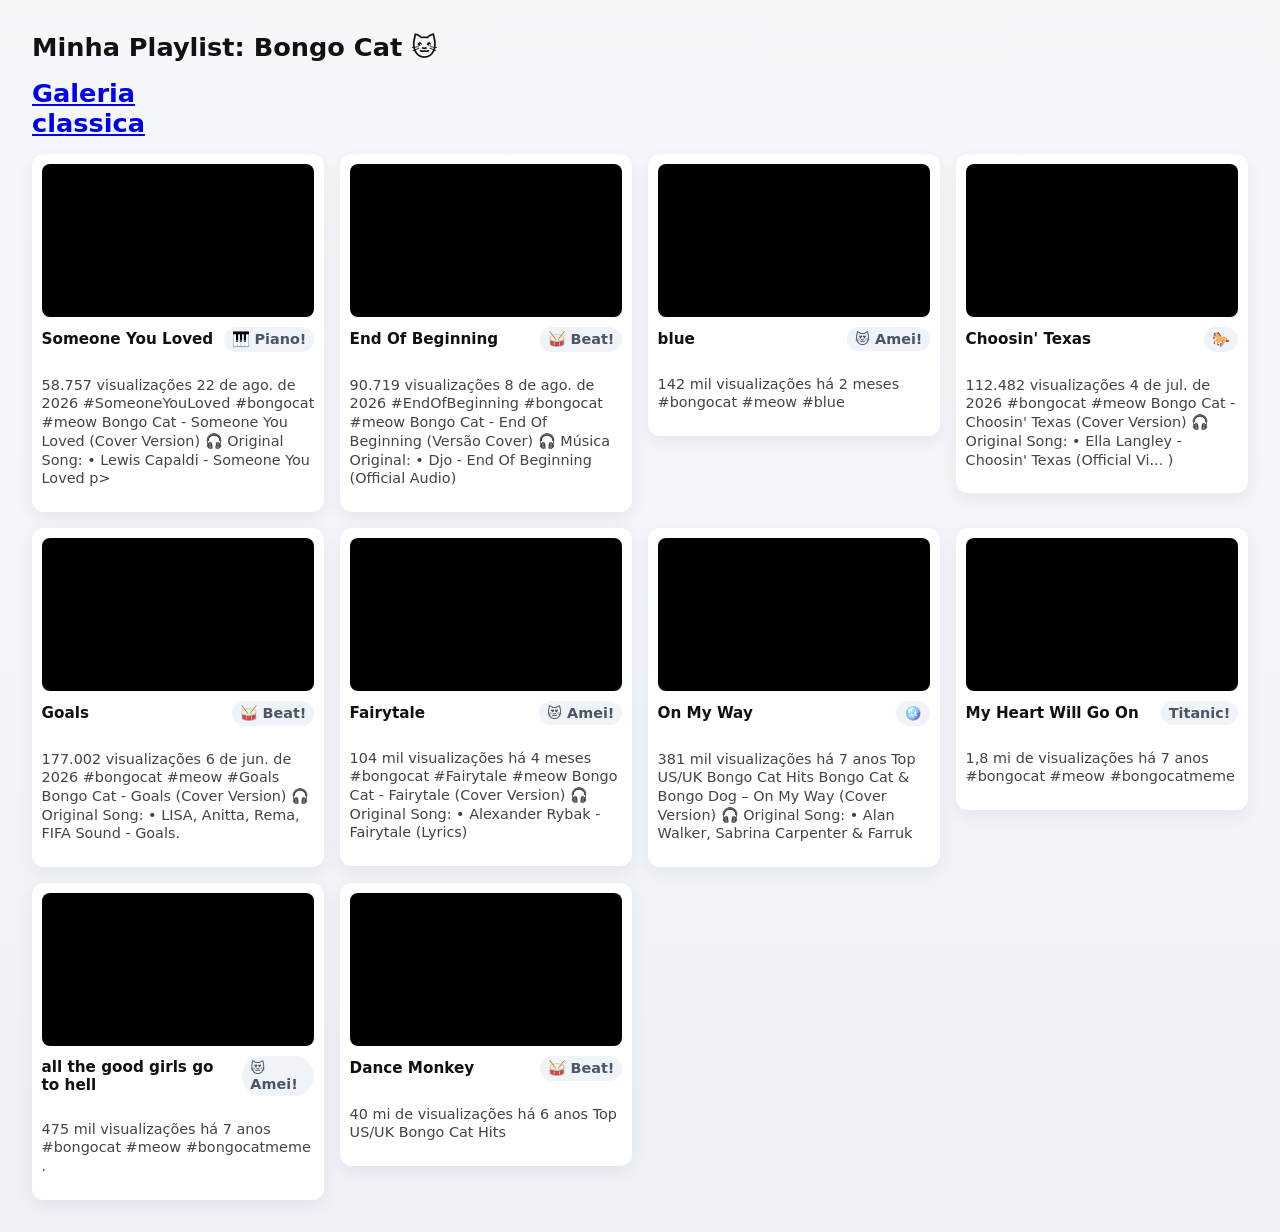
<file: index.html>
<!doctype html>
<html lang="pt-BR">
<head>
  <meta charset="utf-8" />
  <meta name="viewport" content="width=device-width,initial-scale=1" />
  <title>Galeria Bongo Cat</title>
  <link rel="stylesheet" href="style.css">
</head>
<body>
  <h1>Minha Playlist: Bongo Cat 🐱</h1> <h1 class="link"><a href="galeriaminha.html">Galeria classica</a></h1>
  
  <section class="grid">
    

    <article class="card">
      <div class="video-wrap">
       <iframe width="560" height="315" src="https://www.youtube.com/embed/VdihlS_zExU?si=QID-WwZelIMpvCRa&amp;controls=0" title="YouTube video player" frameborder="0" allow="accelerometer; autoplay; clipboard-write; encrypted-media; gyroscope; picture-in-picture; web-share" referrerpolicy="strict-origin-when-cross-origin" allowfullscreen></iframe>
      </div>
      <div class="meta">
        <div class="title">Someone You Loved </div>
        <div class="badge">🎹 Piano!</div>
      </div>
      <p class="desc">58.757 visualizações  22 de ago. de 2026  #SomeoneYouLoved #bongocat #meow
Bongo Cat - Someone You Loved (Cover Version) 🎧
Original Song:    • Lewis Capaldi - Someone You Loved  p>
    </article>


    <article class="card">
      <div class="video-wrap">
        <iframe width="560" height="315" src="https://www.youtube.com/embed/X60ewc60Rhw?si=5ZtUNejAXW6Sbn4t&amp;controls=0" title="YouTube video player" frameborder="0" allow="accelerometer; autoplay; clipboard-write; encrypted-media; gyroscope; picture-in-picture; web-share" referrerpolicy="strict-origin-when-cross-origin" allowfullscreen></iframe>
      </div>
      <div class="meta">
        <div class="title">End Of Beginning</div>
        <div class="badge">🥁 Beat!</div>
      </div>
      <p class="desc">
90.719 visualizações  8 de ago. de 2026  #EndOfBeginning #bongocat #meow
Bongo Cat - End Of Beginning (Versão Cover) 🎧
Música Original:    • Djo - End Of Beginning (Official Audio)  </p>
    </article>

    <article class="card">
      <div class="video-wrap">
        <iframe width="560" height="315" src="https://www.youtube.com/embed/CkeXm7tC7_I?si=d8hphkdeMcmCSD7o&amp;controls=0" title="YouTube video player" frameborder="0" allow="accelerometer; autoplay; clipboard-write; encrypted-media; gyroscope; picture-in-picture; web-share" referrerpolicy="strict-origin-when-cross-origin" allowfullscreen></iframe>
      </div>
      <div class="meta">
        <div class="title">blue</div>
        <div class="badge">😻 Amei!</div>
      </div>
      <p class="desc">
142 mil visualizações  há 2 meses  #bongocat #meow #blue
</p>
    </article>
    <article class="card">
      <div class="video-wrap">
        <iframe width="560" height="315" src="https://www.youtube.com/embed/btxQ_S3I2Xo?si=pEVpvkmAZc278xjd&amp;controls=0" title="YouTube video player" frameborder="0" allow="accelerometer; autoplay; clipboard-write; encrypted-media; gyroscope; picture-in-picture; web-share" referrerpolicy="strict-origin-when-cross-origin" allowfullscreen></iframe>
      </div>
      <div class="meta">
        <div class="title"> Choosin' Texas </div>
        <div class="badge">🐎</div>
      </div>
      <p class="desc">
112.482 visualizações  4 de jul. de 2026  #bongocat #meow
Bongo Cat - Choosin' Texas (Cover Version) 🎧
Original Song:    • Ella Langley - Choosin' Texas (Official Vi...  )</p>
    </article>


    <article class="card">
      <div class="video-wrap">
<iframe width="560" height="315" src="https://www.youtube.com/embed/4ScPF2P5WQw?si=wpYl6N65FMQ1MxhH&amp;controls=0" title="YouTube video player" frameborder="0" allow="accelerometer; autoplay; clipboard-write; encrypted-media; gyroscope; picture-in-picture; web-share" referrerpolicy="strict-origin-when-cross-origin" allowfullscreen></iframe>      </div>
      <div class="meta">
        <div class="title">Goals</div>
        <div class="badge">🥁 Beat!</div>
      </div>
      <p class="desc">
177.002 visualizações  6 de jun. de 2026  #bongocat #meow #Goals
Bongo Cat - Goals (Cover Version) 🎧
Original Song:    • LISA, Anitta, Rema, FIFA Sound - Goals.</p>
    </article>

    <article class="card">
      <div class="video-wrap">
<iframe width="560" height="315" src="https://www.youtube.com/embed/la1PoxxWiTQ?si=0Er7oDGDRjxKinc8&amp;controls=0" title="YouTube video player" frameborder="0" allow="accelerometer; autoplay; clipboard-write; encrypted-media; gyroscope; picture-in-picture; web-share" referrerpolicy="strict-origin-when-cross-origin" allowfullscreen></iframe>      </div>
      <div class="meta">
        <div class="title">Fairytale</div>
        <div class="badge">😻 Amei!</div>
      </div>
      <p class="desc">
104 mil visualizações  há 4 meses  #bongocat #Fairytale #meow
Bongo Cat - Fairytale (Cover Version) 🎧
Original Song:    • Alexander Rybak - Fairytale (Lyrics) </p>
    </article>
      <article class="card">
      <div class="video-wrap">
       <iframe width="560" height="315" src="https://www.youtube.com/embed/h5DCiztJ1-M?si=kIHj1jPgTfOrE6fT&amp;controls=0" title="YouTube video player" frameborder="0" allow="accelerometer; autoplay; clipboard-write; encrypted-media; gyroscope; picture-in-picture; web-share" referrerpolicy="strict-origin-when-cross-origin" allowfullscreen></iframe>
      </div>
      <div class="meta">
        <div class="title"> On My Way</div>
        <div class="badge">🪩</div>
      </div>
      <p class="desc">
381 mil visualizações  há 7 anos  Top US/UK Bongo Cat Hits
Bongo Cat & Bongo Dog – On My Way (Cover Version) 🎧
Original Song:    • Alan Walker, Sabrina Carpenter & Farruk</p>
    </article>


    <article class="card">
      <div class="video-wrap">
<iframe width="560" height="315" src="https://www.youtube.com/embed/k3LopFvYTto?si=6DEfKs7pXsqeJ3ZP&amp;controls=0" title="YouTube video player" frameborder="0" allow="accelerometer; autoplay; clipboard-write; encrypted-media; gyroscope; picture-in-picture; web-share" referrerpolicy="strict-origin-when-cross-origin" allowfullscreen></iframe>      </div>
      <div class="meta">
        <div class="title">My Heart Will Go On</div>
        <div class="badge">Titanic!</div>
      </div>
      <p class="desc">
1,8 mi de visualizações  há 7 anos  #bongocat #meow #bongocatmeme
</p>
    </article>

    <article class="card">
      <div class="video-wrap">
<iframe width="560" height="315" src="https://www.youtube.com/embed/TIn_LaqYzhk?si=gTmzhwuGSWuvCq7N&amp;controls=0" title="YouTube video player" frameborder="0" allow="accelerometer; autoplay; clipboard-write; encrypted-media; gyroscope; picture-in-picture; web-share" referrerpolicy="strict-origin-when-cross-origin" allowfullscreen></iframe>      </div>
      <div class="meta">
        <div class="title">all the good girls go to hell </div>
        <div class="badge">😻 Amei!</div>
      </div>
      <p class="desc">
475 mil visualizações  há 7 anos  #bongocat #meow #bongocatmeme
.</p>
    </article>
    <article class="card">
      <div class="video-wrap">
<iframe width="560" height="315" src="https://www.youtube.com/embed/J2LBttJgCTk?si=KTfDJAfTjbkEJPL0&amp;controls=0" title="YouTube video player" frameborder="0" allow="accelerometer; autoplay; clipboard-write; encrypted-media; gyroscope; picture-in-picture; web-share" referrerpolicy="strict-origin-when-cross-origin" allowfullscreen></iframe>      </div>
      <div class="meta">
        <div class="title"> Dance Monkey</div>
        <div class="badge">🥁 Beat!</div>
      </div>
      <p class="desc">
40 mi de visualizações  há 6 anos  Top US/UK Bongo Cat Hits
</p>
    </article>
  </section>
</body>
</html>
</file>
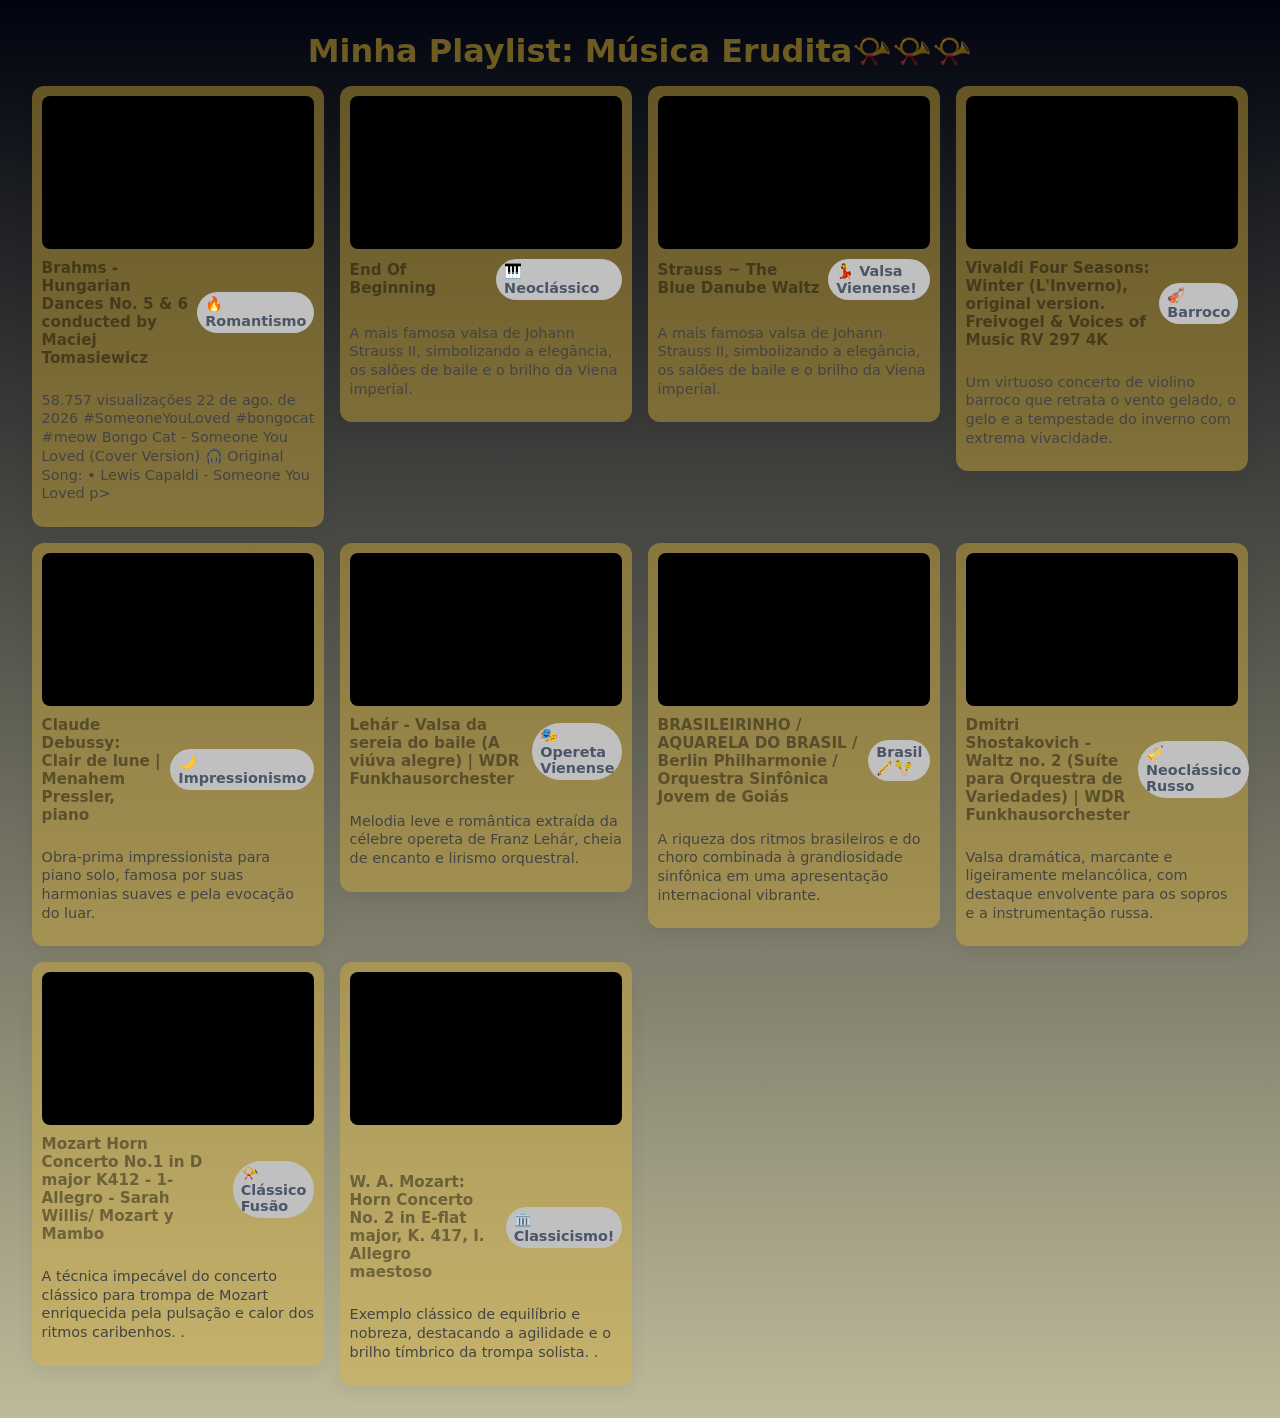
<file: galeriaminha.html>
<!doctype html>
<html lang="pt-BR">
<head>
  <meta charset="utf-8" />
  <meta name="viewport" content="width=device-width,initial-scale=1" />
  <title>Galeria Bongo Cat</title>
  <link rel="stylesheet" href="style2.css">
</head>
<body>
  <h1 class="titulo">Minha Playlist: Música Erudita📯📯📯</h1>
  
  <section class="grid">
    

    <article class="card">
      <div class="video-wrap">
<iframe width="560" height="315" src="https://www.youtube.com/embed/O192eo9zbT4?si=cdACzCKt9wGXOWcj" title="YouTube video player" frameborder="0" allow="accelerometer; autoplay; clipboard-write; encrypted-media; gyroscope; picture-in-picture; web-share" referrerpolicy="strict-origin-when-cross-origin" allowfullscreen></iframe>      </div>
      <div class="meta">
        <div class="title">Brahms - Hungarian Dances No. 5 & 6 conducted by Maciej Tomasiewicz </div>
        <div class="badge">🔥 Romantismo</div>
      </div>
      <p class="desc">58.757 visualizações  22 de ago. de 2026  #SomeoneYouLoved #bongocat #meow
Bongo Cat - Someone You Loved (Cover Version) 🎧
Original Song:    • Lewis Capaldi - Someone You Loved  p>
    </article>


    <article class="card">
      <div class="video-wrap">
<iframe width="560" height="315" src="https://www.youtube.com/embed/mdGtyQnCMtI?si=kSjRkpzN2g6YAVG2" title="YouTube video player" frameborder="0" allow="accelerometer; autoplay; clipboard-write; encrypted-media; gyroscope; picture-in-picture; web-share" referrerpolicy="strict-origin-when-cross-origin" allowfullscreen></iframe>       </div>
      <div class="meta">
        <div class="title">End Of Beginning</div>
        <div class="badge">🎹 Neoclássico</div>
      </div>
      <p class="desc">
A mais famosa valsa de Johann Strauss II, simbolizando a elegância, os salões de baile e o brilho da Viena imperial. </p>
    </article>

    <article class="card">
      <div class="video-wrap">
<iframe width="560" height="315" src="https://www.youtube.com/embed/cKkDMiGUbUw?si=TeSpDPFbC2x9-OTS" title="YouTube video player" frameborder="0" allow="accelerometer; autoplay; clipboard-write; encrypted-media; gyroscope; picture-in-picture; web-share" referrerpolicy="strict-origin-when-cross-origin" allowfullscreen></iframe>      </div>
      <div class="meta">
        <div class="title">Strauss ~ The Blue Danube Waltz</div>
        <div class="badge">💃 Valsa Vienense!</div>
      </div>
      <p class="desc">
A mais famosa valsa de Johann Strauss II, simbolizando a elegância, os salões de baile e o brilho da Viena imperial.</p>
    </article>
    <article class="card">
      <div class="video-wrap">
<iframe width="560" height="315" src="https://www.youtube.com/embed/ZPdk5GaIDjo?si=BqycracKCGL0Ur37" title="YouTube video player" frameborder="0" allow="accelerometer; autoplay; clipboard-write; encrypted-media; gyroscope; picture-in-picture; web-share" referrerpolicy="strict-origin-when-cross-origin" allowfullscreen></iframe>      </div>
      <div class="meta">
        <div class="title"> Vivaldi Four Seasons: Winter (L'Inverno), original version. Freivogel & Voices of Music RV 297 4K </div>
        <div class="badge">🎻 Barroco</div>
      </div>
      <p class="desc">
Um virtuoso concerto de violino barroco que retrata o vento gelado, o gelo e a tempestade do inverno com extrema vivacidade.</p>
    </article>


    <article class="card">
      <div class="video-wrap">
<iframe width="560" height="315" src="https://www.youtube.com/embed/-Bxpm0EmOMU?si=RvQQ9BfMQ_GYqQ-j" title="YouTube video player" frameborder="0" allow="accelerometer; autoplay; clipboard-write; encrypted-media; gyroscope; picture-in-picture; web-share" referrerpolicy="strict-origin-when-cross-origin" allowfullscreen></iframe>
      </div>
      <div class="meta">
        <div class="title">Claude Debussy: Clair de lune | Menahem Pressler, piano</div>
        <div class="badge">🌙 Impressionismo</div>
      </div>
      <p class="desc">
Obra-prima impressionista para piano solo, famosa por suas harmonias suaves e pela evocação do luar.</p>
    </article>

    <article class="card">
      <div class="video-wrap">
<iframe width="560" height="315" src="https://www.youtube.com/embed/yBKwsQKGPkY?si=vLx7tlm17PIkW09S" title="YouTube video player" frameborder="0" allow="accelerometer; autoplay; clipboard-write; encrypted-media; gyroscope; picture-in-picture; web-share" referrerpolicy="strict-origin-when-cross-origin" allowfullscreen></iframe>
      </div>
<div class="meta">
        <div class="title">Lehár - Valsa da sereia do baile (A viúva alegre) | WDR Funkhausorchester</div>
        <div class="badge">🎭 Opereta Vienense</div>
      </div>
      <p class="desc">
Melodia leve e romântica extraída da célebre opereta de Franz Lehár, cheia de encanto e lirismo orquestral. </p>
    </article>
      <article class="card">
      <div class="video-wrap">
<iframe width="560" height="315" src="https://www.youtube.com/embed/BKxFoDAo35c?si=NtaKC24Iag24j4Y-" title="YouTube video player" frameborder="0" allow="accelerometer; autoplay; clipboard-write; encrypted-media; gyroscope; picture-in-picture; web-share" referrerpolicy="strict-origin-when-cross-origin" allowfullscreen></iframe>      </div>
      <div class="meta">
        <div class="title"> BRASILEIRINHO / AQUARELA DO BRASIL / Berlin Philharmonie / Orquestra Sinfônica Jovem de Goiás</div>
        <div class="badge">Brasil 🪈🪇</div>
      </div>
      <p class="desc">
A riqueza dos ritmos brasileiros e do choro combinada à grandiosidade sinfônica em uma apresentação internacional vibrante.</p>
    </article>


    <article class="card">
      <div class="video-wrap">
<iframe width="560" height="315" src="https://www.youtube.com/embed/RBp-RAfLaB4?si=YmmO2lM5p2ACBySo" title="YouTube video player" frameborder="0" allow="accelerometer; autoplay; clipboard-write; encrypted-media; gyroscope; picture-in-picture; web-share" referrerpolicy="strict-origin-when-cross-origin" allowfullscreen></iframe>
</div>
<div class="meta">
        <div class="title">Dmitri Shostakovich - Waltz no. 2 (Suíte para Orquestra de Variedades) | WDR Funkhausorchester</div>
        <div class="badge">🎺 Neoclássico Russo</div>
      </div>
      <p class="desc">
Valsa dramática, marcante e ligeiramente melancólica, com destaque envolvente para os sopros e a instrumentação russa.</p>
    </article>

    <article class="card">
      <div class="video-wrap">
<iframe width="560" height="315" src="https://www.youtube.com/embed/jMJ6oF-4CcY?si=ZPpeXQZbWKoYD-9E" title="YouTube video player" frameborder="0" allow="accelerometer; autoplay; clipboard-write; encrypted-media; gyroscope; picture-in-picture; web-share" referrerpolicy="strict-origin-when-cross-origin" allowfullscreen></iframe></div>
      <div class="meta">
        <div class="title">Mozart Horn Concerto No.1 in D major K412 - 1- Allegro - Sarah Willis/ Mozart y Mambo </div>
        <div class="badge">📯 Clássico Fusão</div>
      </div>
      <p class="desc">
A técnica impecável do concerto clássico para trompa de Mozart enriquecida pela pulsação e calor dos ritmos caribenhos.
.</p>
    </article>
    <article class="card">
      <div class="video-wrap">
<iframe width="560" height="315" src="https://www.youtube.com/embed/M6xXuUTXv7g?si=9zOTH-5B7fMx-1us" title="YouTube video player" frameborder="0" allow="accelerometer; autoplay; clipboard-write; encrypted-media; gyroscope; picture-in-picture; web-share" referrerpolicy="strict-origin-when-cross-origin" allowfullscreen></iframe> </div>      <p class="desc">
    <div class="meta">
        <div class="title">W. A. Mozart: Horn Concerto No. 2 in E-flat major, K. 417, I. Allegro maestoso</div>
        <div class="badge">🏛️ Classicismo!</div>
      </div>
      <p class="desc">
Exemplo clássico de equilíbrio e nobreza, destacando a agilidade e o brilho tímbrico da trompa solista.
.</p>
    </article>
  </section>
</body>
</html>
</file>
<file: style.css>
:root{
  --gap: 1rem;
  --card-bg: #ffffff;
  --radius: 12px;
}
body{
  font-family: system-ui, -apple-system, sans-serif;
  background: linear-gradient(180deg,#f6f7fb,#eef2f7);
  margin: 0;
  padding: 2rem;
  color: #111;
}

h1{ margin: 0 0 1rem 0; font-size: 1.6rem; }

.grid{
  display: grid;
  grid-template-columns: repeat(auto-fit, minmax(260px, 1fr));
  gap: var(--gap);
  align-items: start;
}

.card{
  background: var(--card-bg);
  border-radius: var(--radius);
  padding: 0.6rem;
  box-shadow: 0 6px 18px rgba(15,20,30,0.06);
  transition: transform .18s ease;
  display: flex;
  flex-direction: column;
  gap: .6rem;
}
.card:hover{
  transform: translateY(-6px);
  box-shadow: 0 12px 30px rgba(15,20,30,0.12);
}

.video-wrap{
  position: relative;
  width: 100%;
  padding-top: 56.25%; /* Mantém proporção 16:9 */
  border-radius: calc(var(--radius) - 4px);
  overflow: hidden;
  background: #000;
}
/* O CSS abaixo garante que o iframe colado ocupe todo o espaço */
.video-wrap iframe{
  position: absolute;
  inset: 0;
  width: 100%;
  height: 100%;
  border: 0;
}

.meta{
  display:flex;
  justify-content: space-between;
  align-items: center;
  gap: .5rem;
  font-size: .95rem;
}
.title{ font-weight: 600; }

.desc{
  font-size: .9rem;
  color: #444;
  line-height: 1.3;
}

.badge{
  background: #f0f4f8;
  padding: .25rem .5rem;
  border-radius: 999px;
  font-size: 0.9rem;
  font-weight: 600;
  color: #4a5568;
}
.link{
  color: darkgoldenrod;
  width: 10%;
  height: 10%;
}
</file>
<file: style2.css>
:root{
  --gap: 1rem;
  --card-bg: #d4af3771;
  --radius: 12px;
}
body{
  font-family: system-ui, -apple-system, sans-serif;
  background: linear-gradient(180deg,#01040f,#9c9665a8);
  margin: 0;
  padding: 2rem;
  color: #00000069;
}

h1{ margin: 0 0 1rem 0; font-size: 1.6rem; }

.grid{
  display: grid;
  grid-template-columns: repeat(auto-fit, minmax(260px, 1fr));
  gap: var(--gap);
  align-items: start;
}

.card{
  background: var(--card-bg);
  border-radius: var(--radius);
  padding: 0.6rem;
  box-shadow: 0 6px 18px rgba(15,20,30,0.06);
  transition: transform .18s ease;
  display: flex;
  flex-direction: column;
  gap: .6rem;
}
.card:hover{
  transform: translateY(-6px);
  box-shadow: 0 12px 30px rgba(15,20,30,0.12);
}

.video-wrap{
  position: relative;
  width: 100%;
  padding-top: 56.25%; /* Mantém proporção 16:9 */
  border-radius: calc(var(--radius) - 4px);
  overflow: hidden;
  background: #000;
}
/* O CSS abaixo garante que o iframe colado ocupe todo o espaço */
.video-wrap iframe{
  position: absolute;
  inset: 0;
  width: 100%;
  height: 100%;
  border: 0;
}

.meta{
  display:flex;
  justify-content: space-between;
  align-items: center;
  gap: .5rem;
  font-size: .95rem;
}
.title{ font-weight: 600; }

.desc{
  font-size: .9rem;
  color: #444;
  line-height: 1.3;
}

.badge{
  background: #c0c0c0;
  padding: .25rem .5rem;
  border-radius: 999px;
  font-size: 0.9rem;
  font-weight: 600;
  color: #4a5568;
}
.titulo {
  color: #ecc13471;
  font-size: 2rem;
  text-align: center;
}
</file>
